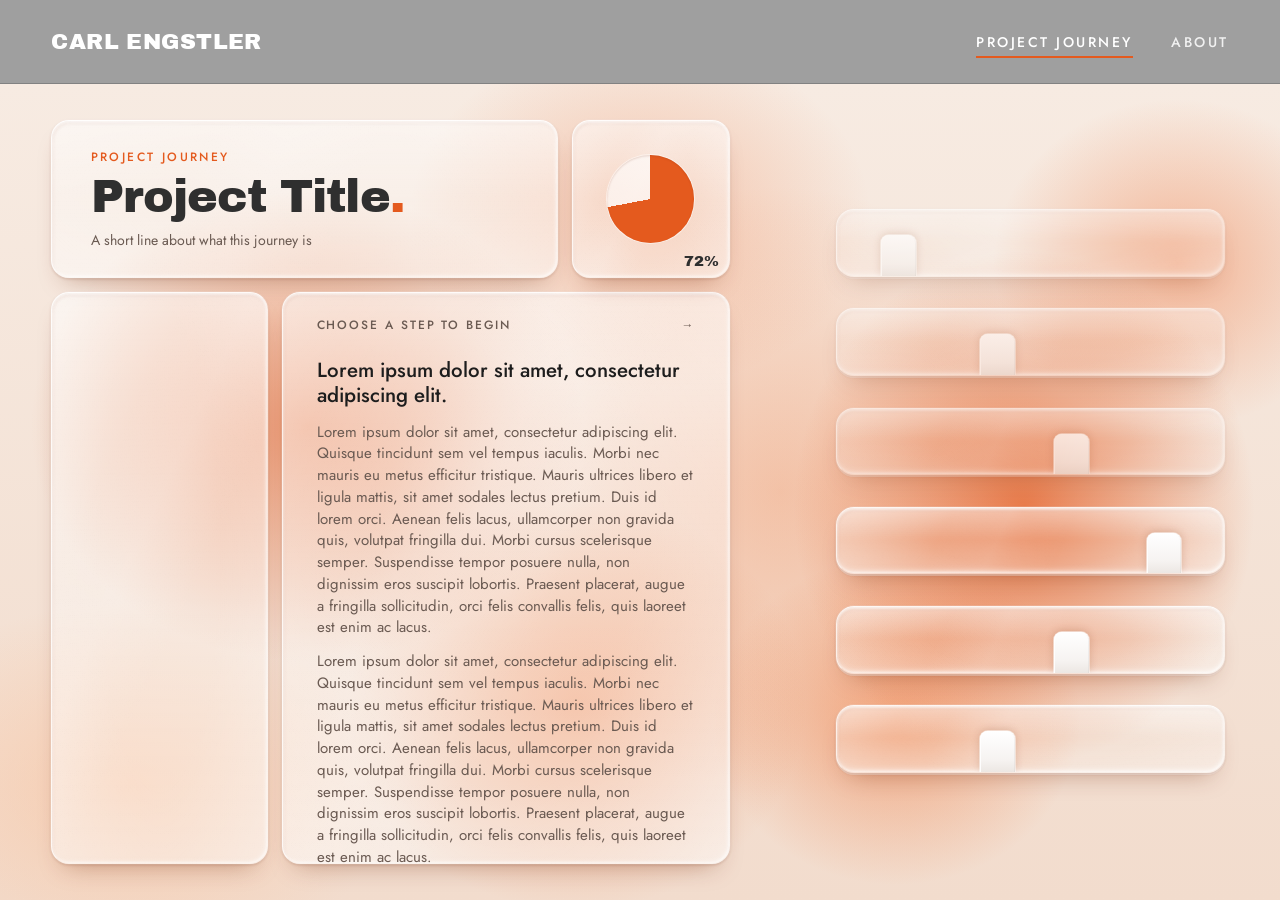
<file: index.html>
<!doctype html>
<html lang="en">
<head>
  <meta charset="utf-8">
  <meta name="viewport" content="width=device-width, initial-scale=1">
  <title>Project Journey – Carl Engstler</title>
  <meta name="description" content="Project journey: step by step through the project.">
  <link rel="preconnect" href="https://fonts.googleapis.com">
  <link rel="preconnect" href="https://fonts.gstatic.com" crossorigin>
  <link href="https://fonts.googleapis.com/css2?family=Archivo+Black&family=Jost:wght@300;400;500&display=swap" rel="stylesheet">
  <link rel="stylesheet" href="style.css">
</head>
<body>

  <header class="site-header">
    <a class="brand" href="./">Carl Engstler</a>
    <nav class="site-nav" aria-label="Main">
      <a href="./" aria-current="page">Project Journey</a>
      <a href="#" title="Coming soon">About</a>
    </nav>
  </header>

  <main class="journey">
    <!-- Left: text + images for the selected step (filled by script.js) -->
    <section class="content" id="content" aria-live="polite" tabindex="-1"></section>

    <!-- Right: one bar per step, step 1 at the bottom (filled by script.js) -->
    <nav class="steps-panel" aria-label="Project steps">
      <ol class="bars" id="bars"></ol>
    </nav>
  </main>

  <script src="script.js"></script>
</body>
</html>
</file>
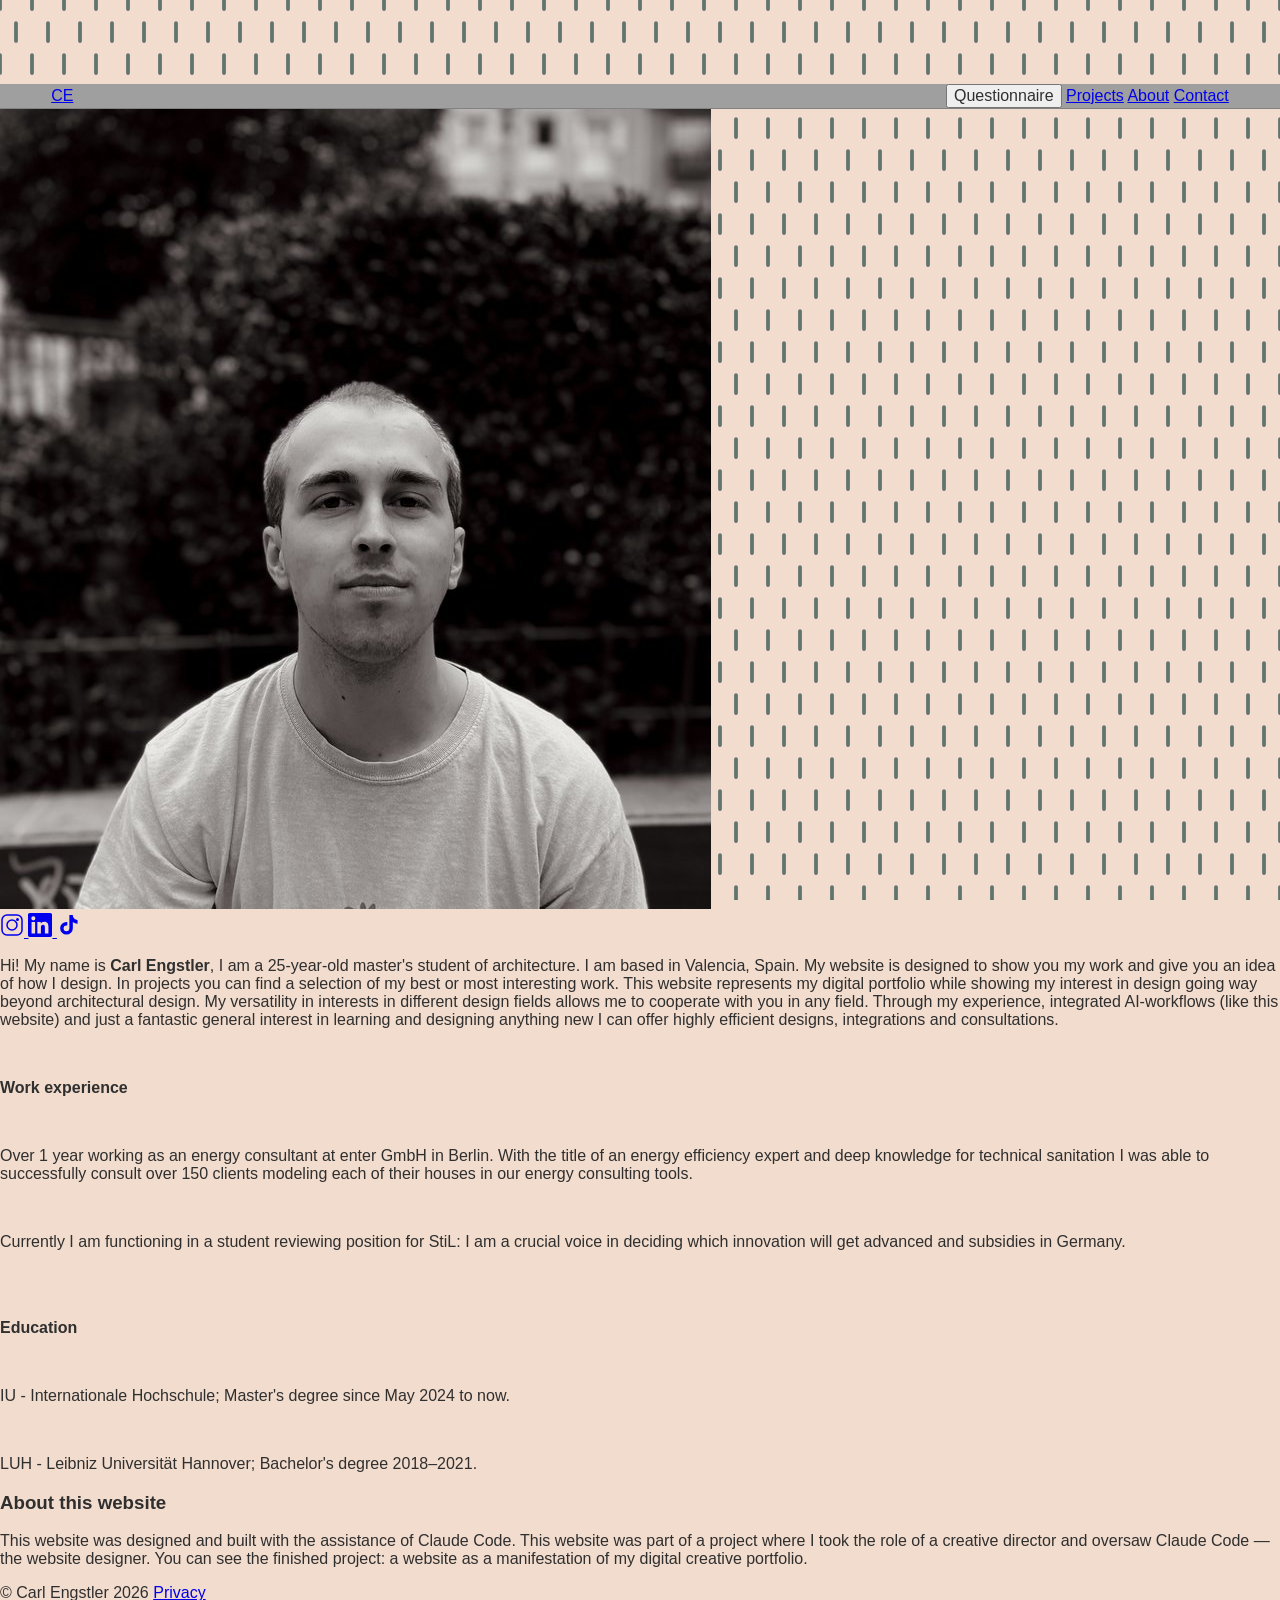
<file: about.html>
<!DOCTYPE html>
<html lang="en">
<head>
  <meta charset="UTF-8">
  <meta name="viewport" content="width=device-width, initial-scale=1.0">
  <title>About — Carl Engstler</title>
  <link rel="preconnect" href="https://fonts.googleapis.com">
  <link rel="preconnect" href="https://fonts.gstatic.com" crossorigin>
  <link href="https://fonts.googleapis.com/css2?family=Cormorant+Garamond:wght@300;400;500&family=DM+Sans:wght@300;400;500;700&display=swap" rel="stylesheet">
  <link rel="stylesheet" href="style.css">
</head>
<body>

  <!-- Stick Grid Background -->
  <canvas id="stickGrid" class="stick-grid-bg"></canvas>

  <!-- Header -->
  <header class="site-header">
    <a href="index.html" class="header-home">CE</a>
    <nav class="header-nav">
      <button id="questionnaire-btn" class="nav-questionnaire-btn">Questionnaire</button>
      <a href="projects.html">Projects</a>
      <a href="about.html" class="active">About</a>
      <a href="contact.html">Contact</a>
    </nav>
  </header>

  <!-- Main Content -->
  <main class="page-content">
    <div class="about-container">
      <!-- Column 1: empty (handled by grid) -->

      <!-- Column 2: Photo + Socials -->
      <div class="about-col-2">
        <div class="about-photo">
          <img src="assets/images/carl.jpg" alt="Carl Engstler portrait">
        </div>
        <div class="about-socials social-links">
          <a href="https://www.instagram.com/carlengstler/" target="_blank" rel="noopener" aria-label="Instagram">
            <svg xmlns="http://www.w3.org/2000/svg" width="24" height="24" viewBox="0 0 24 24" fill="none" stroke="currentColor" stroke-width="1.5" stroke-linecap="round" stroke-linejoin="round"><rect x="2" y="2" width="20" height="20" rx="5" ry="5"/><circle cx="12" cy="12" r="5"/><circle cx="17.5" cy="6.5" r="1.5" fill="currentColor" stroke="none"/></svg>
          </a>
          <a href="https://www.linkedin.com/in/carl-engstler-890099235/" target="_blank" rel="noopener" aria-label="LinkedIn">
            <svg xmlns="http://www.w3.org/2000/svg" width="24" height="24" viewBox="0 0 24 24" fill="currentColor"><path d="M20.447 20.452h-3.554v-5.569c0-1.328-.027-3.037-1.852-3.037-1.853 0-2.136 1.445-2.136 2.939v5.667H9.351V9h3.414v1.561h.046c.477-.9 1.637-1.85 3.37-1.85 3.601 0 4.267 2.37 4.267 5.455v6.286zM5.337 7.433a2.062 2.062 0 01-2.063-2.065 2.064 2.064 0 112.063 2.065zm1.782 13.019H3.555V9h3.564v11.452zM22.225 0H1.771C.792 0 0 .774 0 1.729v20.542C0 23.227.792 24 1.771 24h20.451C23.2 24 24 23.227 24 22.271V1.729C24 .774 23.2 0 22.222 0h.003z"/></svg>
          </a>
          <a href="https://www.tiktok.com/@carl.eng" target="_blank" rel="noopener" aria-label="TikTok">
            <svg xmlns="http://www.w3.org/2000/svg" width="24" height="24" viewBox="0 0 24 24" fill="currentColor"><path d="M19.59 6.69a4.83 4.83 0 01-3.77-4.25V2h-3.45v13.67a2.89 2.89 0 01-2.88 2.5 2.89 2.89 0 01-2.89-2.89 2.89 2.89 0 012.89-2.89c.28 0 .54.04.79.1v-3.5a6.37 6.37 0 00-.79-.05A6.34 6.34 0 003.15 15.2a6.34 6.34 0 006.34 6.34 6.34 6.34 0 006.34-6.34V9.11a8.16 8.16 0 004.76 1.52v-3.4a4.85 4.85 0 01-1-.54z"/></svg>
          </a>
        </div>
      </div>

      <!-- Columns 3–4: About Text -->
      <div class="about-text">
        <div class="about-main-text">
          <p>Hi! My name is <strong class="accent-orange">Carl Engstler</strong>, I am a 25-year-old master's student of architecture. I am based in Valencia, Spain. My website is designed to show you my work and give you an idea of how I design. In projects you can find a selection of my best or most interesting work. This website represents my digital portfolio while showing my interest in design going way beyond architectural design. My versatility in interests in different design fields allows me to cooperate with you in any field. Through my experience, integrated AI-workflows (like this website) and just a fantastic general interest in learning and designing anything new I can offer highly efficient designs, integrations and consultations.</p>
          <br>
          <p><strong class="accent-orange">Work experience</strong></p>
          <br>
          <p>Over 1 year working as an energy consultant at enter GmbH in Berlin. With the title of an energy efficiency expert and deep knowledge for technical sanitation I was able to successfully consult over 150 clients modeling each of their houses in our energy consulting tools.</p>
          <br>
          <p>Currently I am functioning in a student reviewing position for StiL: I am a crucial voice in deciding which innovation will get advanced and subsidies in Germany.</p>
          <br><br>
          <p><strong class="accent-orange">Education</strong></p>
          <br>
          <p>IU - Internationale Hochschule; Master's degree since May 2024 to now.</p>
          <br>
          <p>LUH - Leibniz Universität Hannover; Bachelor's degree 2018–2021.</p>
        </div>

        <div class="about-website-section">
          <h3>About this website</h3>
          <p class="about-website-text">This website was designed and built with the assistance of Claude Code. This website was part of a project where I took the role of a creative director and oversaw Claude Code — the website designer. You can see the finished project: a website as a manifestation of my digital creative portfolio.</p>
        </div>
      </div>
    </div>
  </main>

  <!-- Footer -->
  <footer class="site-footer">
    <span class="footer-copy">&copy; Carl Engstler 2026</span>
    <a href="privacy.html" class="footer-privacy">Privacy</a>
  </footer>

  <script src="main.js"></script>
</body>
</html>
</file>
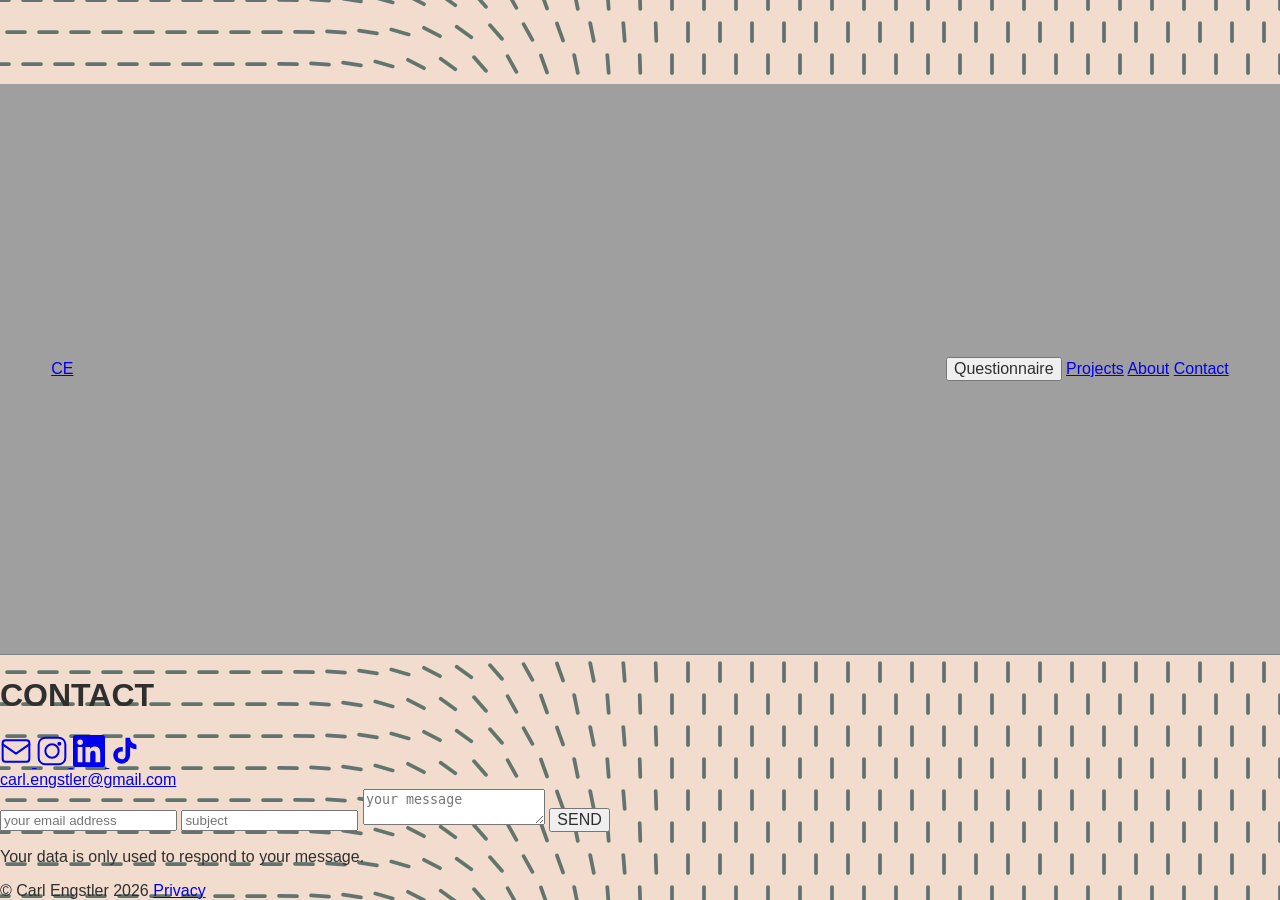
<file: contact.html>
<!DOCTYPE html>
<html lang="en">
<head>
  <meta charset="UTF-8">
  <meta name="viewport" content="width=device-width, initial-scale=1.0">
  <title>Contact — Carl Engstler</title>
  <link rel="preconnect" href="https://fonts.googleapis.com">
  <link rel="preconnect" href="https://fonts.gstatic.com" crossorigin>
  <link href="https://fonts.googleapis.com/css2?family=Cormorant+Garamond:wght@300;400;500&family=DM+Sans:wght@300;400;500&display=swap" rel="stylesheet">
  <link rel="stylesheet" href="style.css">
</head>
<body>

  <!-- Stick Grid Background -->
  <canvas id="stickGrid" class="stick-grid-bg"></canvas>

  <!-- Header -->
  <header class="site-header">
    <a href="index.html" class="header-home">CE</a>
    <nav class="header-nav">
      <button id="questionnaire-btn" class="nav-questionnaire-btn">Questionnaire</button>
      <a href="projects.html">Projects</a>
      <a href="about.html">About</a>
      <a href="contact.html" class="active">Contact</a>
    </nav>
  </header>

  <!-- Main Content -->
  <main class="page-content">
    <div class="contact-container">
      <div class="contact-inner">
        <h1>CONTACT</h1>

        <!-- Social Icons -->
        <div class="contact-socials social-links large">
          <a href="mailto:carl.engstler@gmail.com" aria-label="Email">
            <svg xmlns="http://www.w3.org/2000/svg" width="32" height="32" viewBox="0 0 24 24" fill="none" stroke="currentColor" stroke-width="1.5" stroke-linecap="round" stroke-linejoin="round"><rect x="2" y="4" width="20" height="16" rx="2"/><path d="M22 7l-10 7L2 7"/></svg>
          </a>
          <a href="https://www.instagram.com/carlengstler/" target="_blank" rel="noopener" aria-label="Instagram">
            <svg xmlns="http://www.w3.org/2000/svg" width="32" height="32" viewBox="0 0 24 24" fill="none" stroke="currentColor" stroke-width="1.5" stroke-linecap="round" stroke-linejoin="round"><rect x="2" y="2" width="20" height="20" rx="5" ry="5"/><circle cx="12" cy="12" r="5"/><circle cx="17.5" cy="6.5" r="1.5" fill="currentColor" stroke="none"/></svg>
          </a>
          <a href="https://www.linkedin.com/in/carl-engstler-890099235/" target="_blank" rel="noopener" aria-label="LinkedIn">
            <svg xmlns="http://www.w3.org/2000/svg" width="32" height="32" viewBox="0 0 24 24" fill="currentColor"><path d="M20.447 20.452h-3.554v-5.569c0-1.328-.027-3.037-1.852-3.037-1.853 0-2.136 1.445-2.136 2.939v5.667H9.351V9h3.414v1.561h.046c.477-.9 1.637-1.85 3.37-1.85 3.601 0 4.267 2.37 4.267 5.455v6.286zM5.337 7.433a2.062 2.062 0 01-2.063-2.065 2.064 2.064 0 112.063 2.065zm1.782 13.019H3.555V9h3.564v11.452zM22.225 0H1.771C.792 0 0 .774 0 1.729v20.542C0 23.227.792 24 1.771 24h20.451C23.2 24 24 23.227 24 22.271V1.729C24 .774 23.2 0 22.222 0h.003z"/></svg>
          </a>
          <a href="https://www.tiktok.com/@carl.eng" target="_blank" rel="noopener" aria-label="TikTok">
            <svg xmlns="http://www.w3.org/2000/svg" width="32" height="32" viewBox="0 0 24 24" fill="currentColor"><path d="M19.59 6.69a4.83 4.83 0 01-3.77-4.25V2h-3.45v13.67a2.89 2.89 0 01-2.88 2.5 2.89 2.89 0 01-2.89-2.89 2.89 2.89 0 012.89-2.89c.28 0 .54.04.79.1v-3.5a6.37 6.37 0 00-.79-.05A6.34 6.34 0 003.15 15.2a6.34 6.34 0 006.34 6.34 6.34 6.34 0 006.34-6.34V9.11a8.16 8.16 0 004.76 1.52v-3.4a4.85 4.85 0 01-1-.54z"/></svg>
          </a>
        </div>

        <!-- Email Display -->
        <div class="contact-email">
          <a href="mailto:carl.engstler@gmail.com">carl.engstler@gmail.com</a>
        </div>

        <!-- Contact Form -->
        <form class="contact-form" id="contactForm">
          <input type="email" name="email" placeholder="your email address" autocomplete="email" required>
          <input type="text" name="subject" placeholder="subject" required>
          <textarea name="message" placeholder="your message" required></textarea>
          <button type="submit" class="contact-send-btn">SEND</button>
        </form>

        <p class="privacy-note">Your data is only used to respond to your message.</p>
      </div>
    </div>
  </main>

  <!-- Footer -->
  <footer class="site-footer">
    <span class="footer-copy">&copy; Carl Engstler 2026</span>
    <a href="privacy.html" class="footer-privacy">Privacy</a>
  </footer>

  <script src="main.js"></script>
</body>
</html>
</file>
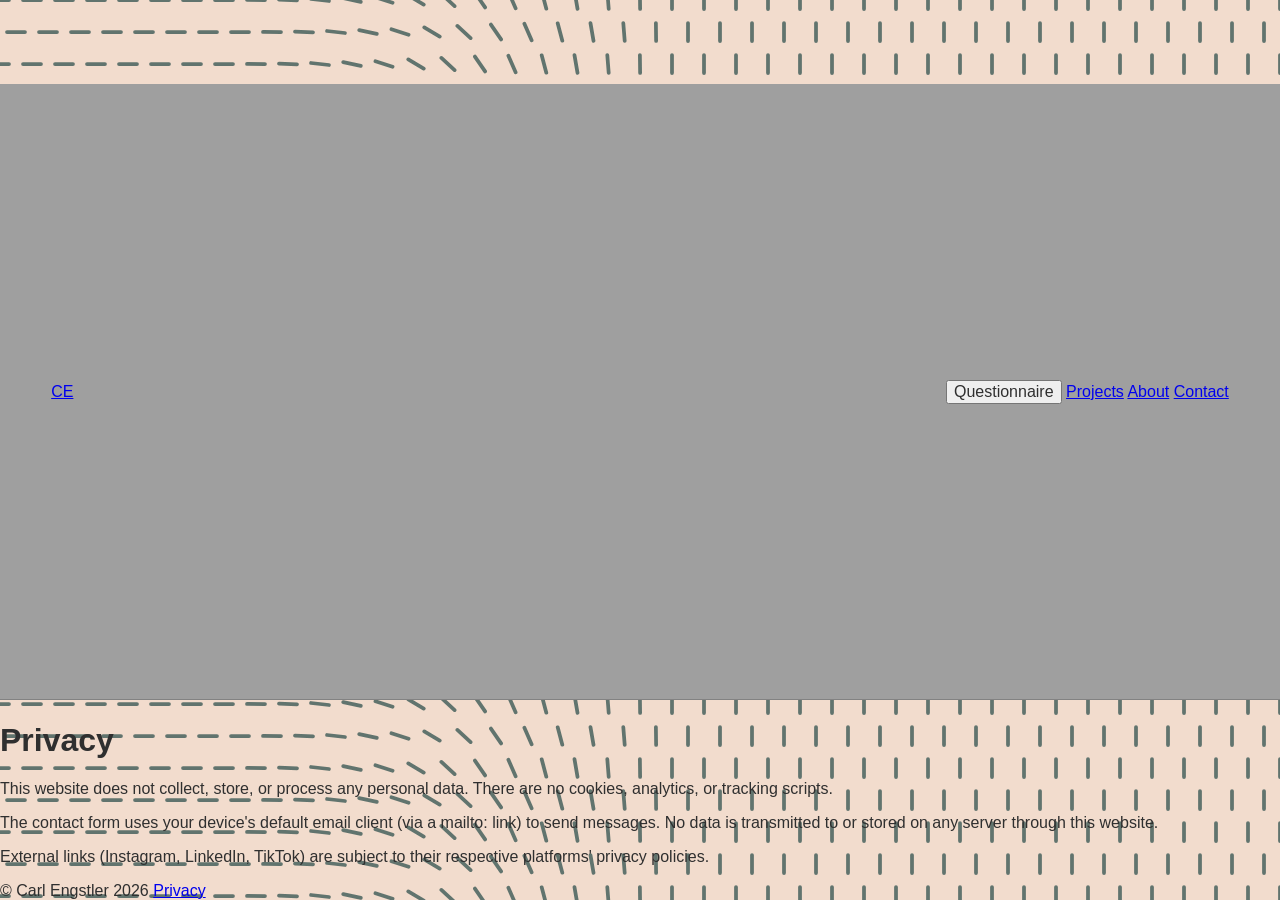
<file: privacy.html>
<!DOCTYPE html>
<html lang="en">
<head>
  <meta charset="UTF-8">
  <meta name="viewport" content="width=device-width, initial-scale=1.0">
  <title>Privacy — Carl Engstler</title>
  <link rel="preconnect" href="https://fonts.googleapis.com">
  <link rel="preconnect" href="https://fonts.gstatic.com" crossorigin>
  <link href="https://fonts.googleapis.com/css2?family=Cormorant+Garamond:wght@300;400;500&family=DM+Sans:wght@300;400;500&display=swap" rel="stylesheet">
  <link rel="stylesheet" href="style.css">
</head>
<body>

  <!-- Stick Grid Background -->
  <canvas id="stickGrid" class="stick-grid-bg"></canvas>

  <!-- Header -->
  <header class="site-header">
    <a href="index.html" class="header-home">CE</a>
    <nav class="header-nav">
      <button id="questionnaire-btn" class="nav-questionnaire-btn">Questionnaire</button>
      <a href="projects.html">Projects</a>
      <a href="about.html">About</a>
      <a href="contact.html">Contact</a>
    </nav>
  </header>

  <!-- Main Content -->
  <main class="page-content">
    <div class="privacy-container">
      <h1>Privacy</h1>
      <p>This website does not collect, store, or process any personal data. There are no cookies, analytics, or tracking scripts.</p>
      <p>The contact form uses your device's default email client (via a mailto: link) to send messages. No data is transmitted to or stored on any server through this website.</p>
      <p>External links (Instagram, LinkedIn, TikTok) are subject to their respective platforms' privacy policies.</p>
    </div>
  </main>

  <!-- Footer -->
  <footer class="site-footer">
    <span class="footer-copy">&copy; Carl Engstler 2026</span>
    <a href="privacy.html" class="footer-privacy">Privacy</a>
  </footer>

  <script src="main.js"></script>
</body>
</html>
</file>
<file: style.css>
/* ---------------------------------------------------------------------------
   Theme
   ------------------------------------------------------------------------- */
:root {
  --c-header: #9f9f9f;
  --c-accent: #e45a1e;        /* orange: pie chart, bars, title dot */
  --c-accent-soft: #f08a5a;
  --c-white: #ffffff;
  --c-page: #f2dccd;          /* peach base under the orange fog */
  --c-frame: #2a2a2a;         /* focus outlines */
  --c-ink: #2f2f2f;
  --c-grey: #6a5a52;
  --c-track: rgba(255, 255, 255, 0.6);

  /* orange fog, used behind both halves; static gradients, nothing to repaint */
  --fog-base: linear-gradient(180deg, #f7ebe2, #f2dccd);

  /* translucent glass with one soft rim (bars, strip and the cards on the left).
     Light from the top left: rim lit top/left outside, bottom/right inside. */
  --glass-rim-color:
    rgba(255, 255, 255, 0.85)
    rgba(255, 255, 255, 0.4)
    rgba(255, 255, 255, 0.28)
    rgba(255, 255, 255, 0.7);
  --glass-rim:
    inset 0 0 1.5px 1.5px rgba(255, 255, 255, 0.26),      /* rim body, slightly blurred */
    inset 0 2.5px 3px -1px rgba(255, 255, 255, 0.7),      /* light on the top of the rim */
    inset -2.5px -2.5px 4px -2px rgba(255, 255, 255, 0.62), /* inner side: bright bottom/right */
    inset 2.5px 2.5px 4px -2px rgba(150, 55, 15, 0.09),   /* inner side: shaded top/left */
    inset 0 3px 5px -2px rgba(110, 35, 0, 0.11),          /* rim's soft shadow onto the glass */
    0 0 0 1px rgba(255, 255, 255, 0.16),                  /* outer softening halo */
    0 1px 2.5px rgba(110, 35, 0, 0.24);                   /* soft contact shadow */
  --glass-drop: 0 14px 26px -14px rgba(110, 35, 0, 0.4);

  --f-head: "Archivo Black", "Arial Black", sans-serif;
  --f-body: "Jost", "Futura", "Century Gothic", sans-serif;

  --header-h: 84px;
  --split: 61%;
}

*,
*::before,
*::after { box-sizing: border-box; }

html, body { margin: 0; height: 100%; }

body {
  background: var(--c-page);
  color: var(--c-ink);
  font-family: var(--f-body);
  font-weight: 400;
  -webkit-font-smoothing: antialiased;
  display: grid;
  grid-template-rows: var(--header-h) 1fr;
  overflow: hidden;
}

button { font: inherit; color: inherit; }

/* ---------------------------------------------------------------------------
   Header
   ------------------------------------------------------------------------- */
.site-header {
  display: flex;
  align-items: center;
  justify-content: space-between;
  gap: 24px;
  padding: 0 clamp(16px, 4vw, 56px);
  background: var(--c-header);
  border-bottom: 1px solid rgba(0, 0, 0, 0.18);
}

.brand {
  font-family: var(--f-head);
  font-size: 22px;
  letter-spacing: 0.02em;
  text-transform: uppercase;
  color: var(--c-white);
  text-decoration: none;
}

.site-nav { display: flex; gap: clamp(18px, 3vw, 44px); }

.site-nav a {
  position: relative;
  font-size: 14px;
  font-weight: 500;
  letter-spacing: 0.18em;
  text-transform: uppercase;
  color: var(--c-white);
  text-decoration: none;
  padding: 6px 0;
  opacity: 0.85;
  transition: opacity 0.2s;
}

.site-nav a:hover,
.site-nav a[aria-current="page"] { opacity: 1; }

.site-nav a::after {
  content: "";
  position: absolute;
  left: 0; right: 0; bottom: 0;
  height: 2px;
  background: var(--c-accent);
  transform: scaleX(0);
  transform-origin: left;
  transition: transform 0.25s ease;
}

.site-nav a:hover::after,
.site-nav a[aria-current="page"]::after { transform: scaleX(1); }

/* ---------------------------------------------------------------------------
   Split layout
   ------------------------------------------------------------------------- */
.journey {
  display: grid;
  grid-template-columns: var(--split) 1fr;
  min-height: 0;
  /* one continuous orange fog behind both halves (the left cards and the
     right bars both look through it). Static gradients, nothing to repaint. */
  background:
    /* behind the bars (right) */
    radial-gradient(24% 42% at 80% 52%, rgba(228, 90, 30, 0.75), transparent 75%),
    radial-gradient(20% 28% at 70% 78%, rgba(240, 120, 60, 0.55), transparent 72%),
    radial-gradient(20% 28% at 92% 22%, rgba(240, 138, 90, 0.55), transparent 72%),
    /* behind the card (left) */
    radial-gradient(30% 40% at 24% 42%, rgba(228, 90, 30, 0.55), transparent 72%),
    radial-gradient(25% 35% at 45% 76%, rgba(240, 120, 60, 0.5), transparent 72%),
    radial-gradient(28% 30% at 10% 86%, rgba(250, 190, 150, 0.55), transparent 75%),
    radial-gradient(25% 30% at 50% 16%, rgba(240, 138, 90, 0.4), transparent 72%),
    /* soft bridge across the middle so nothing lines up with the split */
    radial-gradient(30% 50% at 61% 50%, rgba(240, 130, 75, 0.35), transparent 75%),
    var(--fog-base);
}

/* ---------------------------------------------------------------------------
   Left: content card
   ------------------------------------------------------------------------- */
.content {
  display: flex;
  justify-content: center;
  min-height: 0;
  padding: clamp(20px, 4vh, 44px) clamp(20px, 4vw, 64px);
  outline: none;
}

.card {
  display: grid;
  grid-template-rows: auto minmax(0, 1fr);
  gap: 14px;
  width: 100%;
  max-width: 860px;
  height: 100%;
  transition: opacity 0.18s ease, transform 0.18s ease;
}

.content.is-switching .card { opacity: 0; transform: translateY(6px); }

.card-top {
  display: grid;
  grid-template-columns: 1fr auto;
  gap: 14px;
}

.card-bottom {
  display: grid;
  grid-template-columns: 32% 1fr;
  gap: 14px;
  min-height: 0;
}

/* each box is a pane of the same glass as the bars, a bit milkier for reading */
.cell {
  min-height: 0;
  border: 1px solid;
  border-color: var(--glass-rim-color);
  border-radius: 18px;
  background:
    linear-gradient(115deg, transparent 28%, rgba(255, 255, 255, 0.12) 42%, transparent 58%),
    linear-gradient(180deg, rgba(255, 255, 255, 0.4) 0%, rgba(255, 255, 255, 0.2) 50%, rgba(255, 255, 255, 0.28) 100%),
    radial-gradient(80% 120% at 50% 45%, rgba(255, 255, 255, 0.12) 35%, rgba(255, 255, 255, 0.38) 100%);
  box-shadow: var(--glass-rim), var(--glass-drop);
}

/* title */
.cell--title {
  display: flex;
  flex-direction: column;
  justify-content: center;
  padding: clamp(18px, 3vh, 32px) clamp(20px, 3vw, 44px);
}

.card-kicker {
  margin: 0 0 8px;
  font-size: 12px;
  font-weight: 500;
  letter-spacing: 0.2em;
  text-transform: uppercase;
  color: var(--c-accent);
}

.card-title {
  margin: 0;
  font-family: var(--f-head);
  font-weight: 400;
  font-size: clamp(30px, 3.6vw, 60px);
  line-height: 1;
  letter-spacing: -0.02em;
  color: var(--c-ink);
}

.card-title .dot { color: var(--c-accent); }

.card-subtitle {
  margin: 10px 0 0;
  font-size: clamp(14px, 1.1vw, 17px);
  color: var(--c-grey);
}

/* pie chart */
.cell--chart {
  position: relative;
  display: grid;
  place-items: center;
  aspect-ratio: 1;
  height: 100%;
  min-width: 120px;
}

.pie {
  width: 56%;
  aspect-ratio: 1;
  border-radius: 50%;
  background: conic-gradient(var(--c-accent) 0 calc(var(--value) * 1%), var(--c-track) 0);
  box-shadow: inset 0 1px 2px rgba(110, 35, 0, 0.15), 0 0 0 1px rgba(255, 255, 255, 0.5);
}

.pie-label {
  position: absolute;
  right: 10px;
  bottom: 8px;
  font-family: var(--f-head);
  font-size: 15px;
  color: var(--c-ink);
}

/* white panel: images will go here */
.cell--images {
  display: flex;
  flex-direction: column;
  gap: 6px;
  padding: 6px;
  overflow-y: auto;
  scrollbar-width: thin;
}

.cell--images img { width: 100%; display: block; border-radius: 4px; }

/* text, sitting at the bottom of its cell like in the reference */
.cell--text {
  display: flex;
  flex-direction: column;
  padding: clamp(18px, 2.6vh, 30px) clamp(20px, 2.6vw, 40px);
  overflow-y: auto;
  scrollbar-width: thin;
  scrollbar-color: #c4c4c4 transparent;
}

.card-nav {
  display: flex;
  justify-content: space-between;
  gap: 16px;
  font-size: 12px;
  font-weight: 500;
  letter-spacing: 0.16em;
  text-transform: uppercase;
  color: var(--c-grey);
}

.back-link {
  padding: 0;
  background: none;
  border: 0;
  font: inherit;
  letter-spacing: inherit;
  text-transform: inherit;
  color: inherit;
  cursor: pointer;
  transition: color 0.2s;
}

.back-link:hover { color: var(--c-accent); }

.card-text { margin-top: auto; padding-top: 24px; }

.card-lead {
  margin: 0 0 14px;
  font-size: clamp(18px, 1.6vw, 26px);
  font-weight: 500;
  line-height: 1.2;
  color: #1d1d1d;
}

.card-body {
  margin: 0;
  font-size: clamp(15px, 1.1vw, 17px);
  line-height: 1.45;
  color: var(--c-grey);
}

.card-body + .card-body { margin-top: 12px; }

/* ---------------------------------------------------------------------------
   Right: glass step bars
   ------------------------------------------------------------------------- */
.steps-panel {
  display: flex;
  align-items: center;
  justify-content: center;
  overflow-y: auto;
  padding: clamp(16px, 5vh, 48px) 11%;
  scrollbar-width: none;
}

.bars {
  /* step 1 is first in the markup but sits at the bottom */
  display: flex;
  flex-direction: column-reverse;
  gap: clamp(14px, 3.3vh, 30px);
  width: 100%;
  margin: auto 0;
  padding: 0;
  list-style: none;
}

/* frosted glass slab: a milky veil that is thicker at the edges, so the fog
   behind gives the colour. One soft rim (see --glass-rim). All static. */
.bar {
  position: relative;
  display: block;
  width: 100%;
  height: clamp(44px, 7.5vh, 68px);
  padding: 0;
  border: 1px solid;
  border-color: var(--glass-rim-color);
  border-radius: 18px;
  background:
    /* faint diagonal reflection */
    linear-gradient(115deg, transparent 28%, rgba(255, 255, 255, 0.14) 42%, transparent 58%),
    /* sheen at the top, light exiting at the bottom */
    linear-gradient(180deg, rgba(255, 255, 255, 0.3) 0%, rgba(255, 255, 255, 0.05) 50%, rgba(255, 255, 255, 0.16) 100%),
    /* diffusion: clearer centre, milkier edges */
    radial-gradient(75% 130% at 50% 45%, rgba(255, 255, 255, 0.06) 35%, rgba(255, 255, 255, 0.34) 100%);
  box-shadow:
    var(--glass-rim),
    0 2px 0 rgba(255, 255, 255, 0.35),             /* slab underside */
    var(--glass-drop);
  overflow: hidden;
  cursor: pointer;
  transition: transform 0.25s ease, opacity 0.25s ease;
}

/* inner sheen and the light gathering at the inner bottom edge */
.bar::before {
  content: "";
  position: absolute;
  inset: 0;
  border-radius: 17px;
  background: linear-gradient(180deg, rgba(255, 255, 255, 0.18), rgba(255, 255, 255, 0) 45%);
  box-shadow: inset 0 -5px 7px -3px rgba(255, 255, 255, 0.4);
  pointer-events: none;
}

/* glossy white square rising from the bottom edge; fills the bar's height on hover / select */
.bar::after {
  content: "";
  position: absolute;
  z-index: 1;
  left: var(--notch);
  bottom: 0;
  width: 9%;
  height: 62%;
  border-radius: 8px 8px 0 0;
  background: linear-gradient(180deg, #ffffff 0%, #f6f3f1 70%, #ece7e3 100%);
  box-shadow:
    inset 0 1px 0 #ffffff,
    inset 1px 0 0 rgba(255, 255, 255, 0.9),
    inset -1px 0 0 rgba(0, 0, 0, 0.04),
    0 0 0 1px rgba(255, 255, 255, 0.5),
    0 -1px 8px rgba(120, 40, 0, 0.22);
  transform-origin: bottom;
  transition: transform 0.25s ease;
}

.bar:not(:disabled):hover,
.bar:focus-visible { transform: translateY(-2px); }

.bar:not(:disabled):active { transform: translateY(1px); }

.bar:not(:disabled):hover::after,
.bar:focus-visible::after,
.bar-item.is-selected .bar::after { transform: scaleY(1.62); }

.bar:focus-visible { outline: 2px solid var(--c-frame); outline-offset: 4px; }

.bar:disabled { cursor: default; opacity: 0.72; }

/* frosted strip that opens under the selected bar, same glass edges */
.bar-panel {
  display: grid;
  grid-template-rows: 0fr;
  margin-top: 0;
  border: 1px solid;
  border-color: var(--glass-rim-color);
  border-radius: 18px;
  background:
    linear-gradient(180deg, rgba(255, 255, 255, 0.4), rgba(255, 255, 255, 0.18) 60%, rgba(255, 255, 255, 0.28)),
    radial-gradient(80% 120% at 50% 45%, rgba(255, 255, 255, 0.2) 40%, rgba(255, 255, 255, 0.45) 100%);
  box-shadow: var(--glass-rim), var(--glass-drop);
  opacity: 0; /* closed strips are fully hidden, edges included */
  transition: grid-template-rows 0.35s ease, margin-top 0.35s ease, opacity 0.2s ease;
}

.bar-panel > div { overflow: hidden; }

.bar-info {
  padding: 16px 18px 18px;
  opacity: 0;
  transform: translateY(-8px);
  transition: opacity 0.25s ease, transform 0.25s ease;
}

.bar-label {
  display: block;
  font-family: var(--f-head);
  font-size: clamp(26px, 3vw, 46px);
  line-height: 1;
  text-transform: uppercase;
  color: var(--c-accent);
}

.bar-text {
  margin: 10px 0 0;
  font-size: clamp(13px, 1vw, 15px);
  line-height: 1.45;
  color: #5d4a40;
}

.bar-item.is-selected .bar-panel { grid-template-rows: 1fr; margin-top: 8px; opacity: 1; }
.bar-item.is-selected .bar-info { opacity: 1; transform: none; transition-delay: 0.12s; }

/* ---------------------------------------------------------------------------
   Small screens: bars on top, card below, page scrolls normally
   ------------------------------------------------------------------------- */
@media (max-width: 800px) {
  :root { --header-h: 64px; }

  body { display: block; height: auto; overflow: auto; }

  .site-header { height: var(--header-h); }
  .brand { font-size: 16px; }
  .site-nav a { font-size: 12px; letter-spacing: 0.12em; }

  .journey {
    display: flex;
    flex-direction: column;
    background:
      radial-gradient(70% 22% at 50% 18%, rgba(228, 90, 30, 0.7), transparent 75%),
      radial-gradient(60% 18% at 30% 45%, rgba(240, 120, 60, 0.5), transparent 72%),
      radial-gradient(70% 20% at 60% 70%, rgba(228, 90, 30, 0.5), transparent 72%),
      radial-gradient(60% 15% at 35% 92%, rgba(250, 190, 150, 0.55), transparent 75%),
      var(--fog-base);
  }

  .steps-panel { order: -1; padding: 32px 16px; overflow: visible; }
  .bars { gap: 18px; }

  .content { padding: 24px 16px 48px; }
  .card { height: auto; }
  .cell--chart { height: auto; width: 110px; min-width: 0; }
  .card-bottom { grid-template-columns: 1fr; }
  .cell--images { min-height: 200px; }
  .cell--text { overflow: visible; }
}

@media (prefers-reduced-motion: reduce) {
  .bar, .bar::after, .bar-panel, .bar-info, .card { transition: none; }
}
</file>
